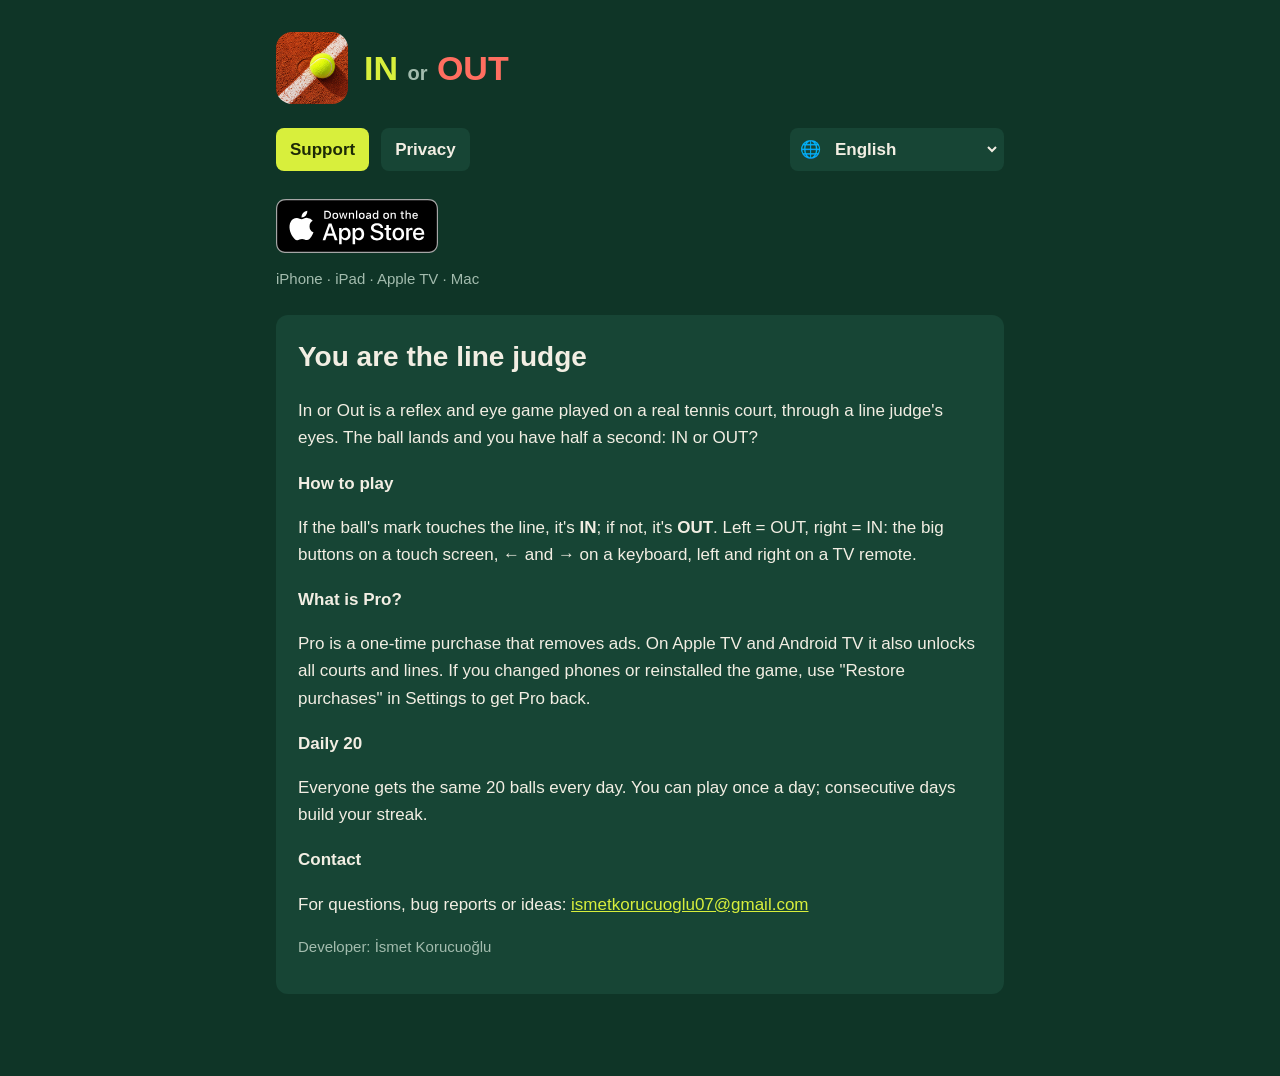
<file: index.html>
<!doctype html>
<html lang="en">
  <head>
    <meta charset="utf-8" />
    <meta name="viewport" content="width=device-width, initial-scale=1" />
    <title>In or Out · Support</title>
    <meta name="description" content="In or Out: tennis line judge game. Support and contact." />
    <link rel="icon" href="favicon.png" />
    <link rel="stylesheet" href="style.css" />
    <style>
      html[data-lang] [data-l] {
        display: none;
      }
      html[data-lang='tr'] [data-l='tr'] {
        display: block;
      }
      html[data-lang='en'] [data-l='en'] {
        display: block;
      }
      html[data-lang='es'] [data-l='es'] {
        display: block;
      }
      html[data-lang='pt'] [data-l='pt'] {
        display: block;
      }
      html[data-lang='de'] [data-l='de'] {
        display: block;
      }
      html[data-lang='fr'] [data-l='fr'] {
        display: block;
      }
      html[data-lang='ja'] [data-l='ja'] {
        display: block;
      }
      html[data-lang='id'] [data-l='id'] {
        display: block;
      }
      html[data-lang='ko'] [data-l='ko'] {
        display: block;
      }
      html[data-lang='ru'] [data-l='ru'] {
        display: block;
      }
      html[data-lang='zh'] [data-l='zh'] {
        display: block;
      }
    </style>
    <script>
      /* Dili sayfa çizilmeden seç (yanıp sönme olmasın). Bu dosya scripts/site/build_site.py ile üretilir. */
      (function () {
        var L = ['tr', 'en', 'es', 'pt', 'de', 'fr', 'ja', 'id', 'ko', 'ru', 'zh'];
        function norm(c) {
          c = String(c || '').toLowerCase();
          if (c.indexOf('in') === 0 && (c.length === 2 || c[2] === '-')) return 'id';
          c = c.slice(0, 2);
          return L.indexOf(c) >= 0 ? c : null;
        }
        var pick = null;
        try {
          pick = norm(new URLSearchParams(location.search).get('lang'));
        } catch (e) {}
        if (!pick)
          try {
            pick = norm(localStorage.getItem('inorout-site-lang'));
          } catch (e) {}
        if (!pick) {
          var nav = navigator.languages || [navigator.language];
          for (var i = 0; i < nav.length && !pick; i++) pick = norm(nav[i]);
        }
        document.documentElement.setAttribute('data-lang', pick || 'en');
      })();
    </script>
  </head>
  <body>
    <main>
      <header>
        <img src="icon.png" alt="" />
        <p class="logo">
          <span class="in">IN</span> <span class="or">or</span> <span class="out">OUT</span>
        </p>
      </header>
      <nav>
        <a href="index.html" id="nav-support" aria-current="page">Support</a>
        <a href="privacy.html" id="nav-privacy">Privacy</a>
        <label class="langpick"
          ><span class="vh" id="lang-label">Language</span>
          <span aria-hidden="true">🌐</span>
          <select id="lang" aria-labelledby="lang-label">
            <option value="tr">Türkçe</option>
            <option value="en">English</option>
            <option value="es">Español</option>
            <option value="pt">Português</option>
            <option value="de">Deutsch</option>
            <option value="fr">Français</option>
            <option value="ja">日本語</option>
            <option value="id">Bahasa Indonesia</option>
            <option value="ko">한국어</option>
            <option value="ru">Русский</option>
            <option value="zh">繁體中文</option>
          </select></label
        >
      </nav>

      <!-- Mağaza düğmeleri. Google Play herkese açılınca ikinci düğme eklenir:
     https://play.google.com/store/apps/details?id=com.ivoisaev.inorout -->
      <div class="stores">
        <a href="https://apps.apple.com/app/id6826820594">
          <img
            class="badge"
            id="badge"
            src="app-store-badge-en.svg"
            alt="Download on the App Store" />
        </a>
        <p class="dim">iPhone · iPad · Apple TV · Mac</p>
      </div>

      <section lang="tr" data-l="tr">
        <h1>Çizgi hakemi sensin</h1>
        <p>
          In or Out, gerçek bir tenis kortunda, çizgi hakeminin gözünden oynanan bir refleks ve göz
          oyunu. Top yere değer, sana yarım saniye kalır: IN mi, OUT mu?
        </p>
        <h3>Nasıl oynanır?</h3>
        <p>
          Topun yerdeki izi çizgiye değdiyse <b>IN</b>, değmediyse <b>OUT</b>. Sol = OUT, sağ = IN:
          dokunmatik ekranda büyük butonlar, klavyede ← ve →, TV kumandasında sol ve sağ tuşları.
        </p>
        <h3>Pro nedir?</h3>
        <p>
          Pro, reklamları kaldıran tek seferlik bir satın almadır. Apple TV ve Android TV'de ayrıca
          bütün kortları ve çizgileri açar. Telefonu değiştirdiysen ya da oyunu yeniden yüklediysen,
          Ayarlar'daki "Satın alımları geri yükle" ile Pro'yu geri alabilirsin.
        </p>
        <h3>Günlük 20 top</h3>
        <p>
          Her gün herkese aynı 20 top gelir. Günde bir kez oynanır; üst üste oynadığın günler serini
          oluşturur.
        </p>
        <h3>İletişim</h3>
        <p>
          Soru, hata bildirimi ya da önerin için:
          <a href="mailto:ismetkorucuoglu07@gmail.com">ismetkorucuoglu07@gmail.com</a>
        </p>
        <p class="dim">Geliştirici: İsmet Korucuoğlu</p>
      </section>

      <section lang="en" data-l="en">
        <h1>You are the line judge</h1>
        <p>
          In or Out is a reflex and eye game played on a real tennis court, through a line judge's
          eyes. The ball lands and you have half a second: IN or OUT?
        </p>
        <h3>How to play</h3>
        <p>
          If the ball's mark touches the line, it's <b>IN</b>; if not, it's <b>OUT</b>. Left = OUT,
          right = IN: the big buttons on a touch screen, ← and → on a keyboard, left and right on a
          TV remote.
        </p>
        <h3>What is Pro?</h3>
        <p>
          Pro is a one-time purchase that removes ads. On Apple TV and Android TV it also unlocks
          all courts and lines. If you changed phones or reinstalled the game, use "Restore
          purchases" in Settings to get Pro back.
        </p>
        <h3>Daily 20</h3>
        <p>
          Everyone gets the same 20 balls every day. You can play once a day; consecutive days build
          your streak.
        </p>
        <h3>Contact</h3>
        <p>
          For questions, bug reports or ideas:
          <a href="mailto:ismetkorucuoglu07@gmail.com">ismetkorucuoglu07@gmail.com</a>
        </p>
        <p class="dim">Developer: İsmet Korucuoğlu</p>
      </section>

      <section lang="es" data-l="es">
        <h1>Tú eres el juez de línea</h1>
        <p>
          In or Out es un juego de reflejos y vista en una pista de tenis real, desde los ojos de un
          juez de línea. La pelota bota y tienes medio segundo: ¿IN u OUT?
        </p>
        <h3>Cómo se juega</h3>
        <p>
          Si la marca de la pelota toca la línea, es <b>IN</b>; si no, es <b>OUT</b>. Izquierda =
          OUT, derecha = IN: los botones grandes en la pantalla táctil, ← y → en el teclado,
          izquierda y derecha en el mando de la TV.
        </p>
        <h3>¿Qué es Pro?</h3>
        <p>
          Pro es una compra única que quita los anuncios. En Apple TV y Android TV también
          desbloquea todas las pistas y líneas. Si cambiaste de teléfono o reinstalaste el juego,
          usa "Restaurar compras" en Ajustes para recuperar Pro.
        </p>
        <h3>Diario 20</h3>
        <p>
          Cada día, las mismas 20 pelotas para todos. Se juega una vez al día; los días seguidos
          forman tu racha.
        </p>
        <h3>Contacto</h3>
        <p>
          Para preguntas, errores o ideas:
          <a href="mailto:ismetkorucuoglu07@gmail.com">ismetkorucuoglu07@gmail.com</a>
        </p>
        <p class="dim">Desarrollador: İsmet Korucuoğlu</p>
      </section>

      <section lang="pt-BR" data-l="pt">
        <h1>Você é o juiz de linha</h1>
        <p>
          In or Out é um jogo de reflexo e olhar numa quadra de tênis de verdade, pelos olhos de um
          juiz de linha. A bola quica e você tem meio segundo: IN ou OUT?
        </p>
        <h3>Como jogar</h3>
        <p>
          Se a marca da bola toca a linha, é <b>IN</b>; se não, é <b>OUT</b>. Esquerda = OUT,
          direita = IN: os botões grandes na tela de toque, ← e → no teclado, esquerda e direita no
          controle da TV.
        </p>
        <h3>O que é o Pro?</h3>
        <p>
          Pro é uma compra única que remove os anúncios. No Apple TV e no Android TV ele também
          libera todas as quadras e linhas. Se você trocou de celular ou reinstalou o jogo, use
          "Restaurar compras" em Ajustes para recuperar o Pro.
        </p>
        <h3>Diário 20</h3>
        <p>
          Todo dia, as mesmas 20 bolas para todo mundo. Dá para jogar uma vez por dia; dias seguidos
          formam a sua sequência.
        </p>
        <h3>Contato</h3>
        <p>
          Para dúvidas, erros ou ideias:
          <a href="mailto:ismetkorucuoglu07@gmail.com">ismetkorucuoglu07@gmail.com</a>
        </p>
        <p class="dim">Desenvolvedor: İsmet Korucuoğlu</p>
      </section>

      <section lang="de" data-l="de">
        <h1>Du bist der Linienrichter</h1>
        <p>
          In or Out ist ein Reaktions- und Augenspiel auf einem echten Tennisplatz, aus der Sicht
          eines Linienrichters. Der Ball springt auf, und du hast eine halbe Sekunde: IN oder OUT?
        </p>
        <h3>So wird gespielt</h3>
        <p>
          Berührt der Abdruck des Balls die Linie, ist er <b>IN</b>; sonst <b>OUT</b>. Links = OUT,
          rechts = IN: die großen Tasten auf dem Touchscreen, ← und → auf der Tastatur, links und
          rechts auf der TV-Fernbedienung.
        </p>
        <h3>Was ist Pro?</h3>
        <p>
          Pro ist ein einmaliger Kauf, der die Werbung entfernt. Auf Apple TV und Android TV
          schaltet er außerdem alle Plätze und Linien frei. Wenn du das Handy gewechselt oder das
          Spiel neu installiert hast, hol dir Pro mit „Käufe wiederherstellen“ in den Einstellungen
          zurück.
        </p>
        <h3>Daily 20</h3>
        <p>
          Jeden Tag bekommen alle dieselben 20 Bälle. Du kannst einmal am Tag spielen; Tage
          hintereinander ergeben deine Serie.
        </p>
        <h3>Kontakt</h3>
        <p>
          Für Fragen, Fehlermeldungen oder Ideen:
          <a href="mailto:ismetkorucuoglu07@gmail.com">ismetkorucuoglu07@gmail.com</a>
        </p>
        <p class="dim">Entwickler: İsmet Korucuoğlu</p>
      </section>

      <section lang="fr" data-l="fr">
        <h1>Le juge de ligne, c’est toi</h1>
        <p>
          In or Out est un jeu de réflexes et de coup d’œil sur un vrai court de tennis, à travers
          les yeux d’un juge de ligne. La balle rebondit et tu as une demi-seconde : IN ou OUT ?
        </p>
        <h3>Comment jouer</h3>
        <p>
          Si la trace de la balle touche la ligne, c’est <b>IN</b> ; sinon, c’est <b>OUT</b>. Gauche
          = OUT, droite = IN : les grands boutons sur écran tactile, ← et → au clavier, gauche et
          droite sur la télécommande.
        </p>
        <h3>Qu’est-ce que Pro ?</h3>
        <p>
          Pro est un achat unique qui supprime les publicités. Sur Apple TV et Android TV, il
          débloque aussi tous les courts et toutes les lignes. Si tu as changé de téléphone ou
          réinstallé le jeu, utilise « Restaurer les achats » dans Réglages pour récupérer Pro.
        </p>
        <h3>Défi 20</h3>
        <p>
          Chaque jour, les mêmes 20 balles pour tout le monde. On joue une fois par jour ; les jours
          d’affilée forment ta série.
        </p>
        <h3>Contact</h3>
        <p>
          Pour une question, un bug ou une idée :
          <a href="mailto:ismetkorucuoglu07@gmail.com">ismetkorucuoglu07@gmail.com</a>
        </p>
        <p class="dim">Développeur : İsmet Korucuoğlu</p>
      </section>

      <section lang="ja" data-l="ja">
        <h1>あなたが線審です</h1>
        <p>
          In or Out
          は、本物のテニスコートで線審の目線から遊ぶ、反射神経と観察眼のゲームです。ボールが落ちたら、判定まで
          0.5 秒。IN か OUT か？
        </p>
        <h3>遊び方</h3>
        <p>
          ボールの跡がラインに触れていれば <b>IN</b>、触れていなければ <b>OUT</b>。左 = OUT、右 =
          IN。タッチ画面では大きなボタン、キーボードでは ← と
          →、テレビのリモコンでは左右のボタンです。
        </p>
        <h3>Pro とは？</h3>
        <p>
          Pro は広告を消す買い切りの購入です。Apple TV と Android TV
          では、すべてのコートとラインも解放されます。機種変更や再インストールをした場合は、設定の「購入を復元」で
          Pro を取り戻せます。
        </p>
        <h3>デイリー20</h3>
        <p>
          毎日、全員に同じ 20 球。1 日 1 回プレイできます。続けて遊んだ日数が連続記録になります。
        </p>
        <h3>お問い合わせ</h3>
        <p>
          ご質問、不具合の報告、ご意見はこちらへ：<a href="mailto:ismetkorucuoglu07@gmail.com"
            >ismetkorucuoglu07@gmail.com</a
          >
        </p>
        <p class="dim">開発者：İsmet Korucuoğlu</p>
      </section>

      <section lang="id" data-l="id">
        <h1>Kamu hakim garisnya</h1>
        <p>
          In or Out adalah game refleks dan ketajaman mata di lapangan tenis sungguhan, dari sudut
          pandang hakim garis. Bola memantul dan kamu punya setengah detik: IN atau OUT?
        </p>
        <h3>Cara bermain</h3>
        <p>
          Jika jejak bola menyentuh garis, itu <b>IN</b>; jika tidak, itu <b>OUT</b>. Kiri = OUT,
          kanan = IN: tombol besar di layar sentuh, ← dan → di keyboard, kiri dan kanan di remote
          TV.
        </p>
        <h3>Apa itu Pro?</h3>
        <p>
          Pro adalah pembelian sekali bayar yang menghapus iklan. Di Apple TV dan Android TV, Pro
          juga membuka semua lapangan dan garis. Jika kamu ganti ponsel atau memasang ulang game,
          gunakan "Pulihkan pembelian" di Pengaturan untuk mendapatkan Pro kembali.
        </p>
        <h3>Harian 20</h3>
        <p>
          Setiap hari, 20 bola yang sama untuk semua orang. Bisa dimainkan sekali sehari; hari-hari
          berturut-turut membentuk runtunmu.
        </p>
        <h3>Kontak</h3>
        <p>
          Untuk pertanyaan, laporan bug, atau ide:
          <a href="mailto:ismetkorucuoglu07@gmail.com">ismetkorucuoglu07@gmail.com</a>
        </p>
        <p class="dim">Pengembang: İsmet Korucuoğlu</p>
      </section>

      <section lang="ko" data-l="ko">
        <h1>당신이 선심입니다</h1>
        <p>
          In or Out은 실제 테니스 코트에서 선심의 눈으로 즐기는 반사신경과 관찰력 게임입니다. 공이
          떨어지면 판정까지 단 0.5초: IN일까요, OUT일까요?
        </p>
        <h3>플레이 방법</h3>
        <p>
          공 자국이 라인에 닿으면 <b>IN</b>, 닿지 않으면 <b>OUT</b>. 왼쪽 = OUT, 오른쪽 = IN:
          터치스크린에서는 큰 버튼, 키보드에서는 ←와 →, TV 리모컨에서는 왼쪽과 오른쪽 버튼입니다.
        </p>
        <h3>Pro란?</h3>
        <p>
          Pro는 광고를 없애는 1회 구매입니다. Apple TV와 Android TV에서는 모든 코트와 라인도
          열립니다. 휴대폰을 바꿨거나 게임을 다시 설치했다면 설정의 "구매 복원"으로 Pro를 되찾을 수
          있습니다.
        </p>
        <h3>데일리 20</h3>
        <p>
          매일 모두에게 같은 20개의 공. 하루에 한 번 플레이할 수 있고, 연속으로 플레이한 날이 연속
          기록이 됩니다.
        </p>
        <h3>문의</h3>
        <p>
          질문, 버그 신고, 아이디어는 여기로:
          <a href="mailto:ismetkorucuoglu07@gmail.com">ismetkorucuoglu07@gmail.com</a>
        </p>
        <p class="dim">개발자: İsmet Korucuoğlu</p>
      </section>

      <section lang="ru" data-l="ru">
        <h1>Ты линейный судья</h1>
        <p>
          In or Out — игра на реакцию и глазомер на настоящем теннисном корте, глазами линейного
          судьи. Мяч касается корта, у тебя полсекунды: IN или OUT?
        </p>
        <h3>Как играть</h3>
        <p>
          Если след мяча касается линии, это <b>IN</b>; если нет — <b>OUT</b>. Влево = OUT, вправо =
          IN: большие кнопки на сенсорном экране, ← и → на клавиатуре, влево и вправо на пульте
          телевизора.
        </p>
        <h3>Что такое Pro?</h3>
        <p>
          Pro — разовая покупка, которая убирает рекламу. На Apple TV и Android TV она также
          открывает все корты и линии. Если ты сменил телефон или переустановил игру, верни Pro
          кнопкой «Восстановить покупки» в Настройках.
        </p>
        <h3>Дейли 20</h3>
        <p>
          Каждый день одни и те же 20 мячей для всех. Играть можно раз в день; дни подряд
          складываются в серию.
        </p>
        <h3>Контакты</h3>
        <p>
          Вопросы, ошибки, идеи:
          <a href="mailto:ismetkorucuoglu07@gmail.com">ismetkorucuoglu07@gmail.com</a>
        </p>
        <p class="dim">Разработчик: İsmet Korucuoğlu</p>
      </section>

      <section lang="zh-Hant" data-l="zh">
        <h1>你就是司線員</h1>
        <p>
          In or Out 是一款在真實網球場上、以司線員視角進行的反應與眼力遊戲。球一落地，你只有半秒：IN
          還是 OUT？
        </p>
        <h3>玩法</h3>
        <p>
          球印碰到線就是 <b>IN</b>，沒碰到就是 <b>OUT</b>。左 = OUT，右 =
          IN：觸控螢幕上的大按鈕、鍵盤上的 ← 和 →、電視遙控器上的左右鍵。
        </p>
        <h3>什麼是 Pro？</h3>
        <p>
          Pro 是移除廣告的一次性購買。在 Apple TV 和 Android TV
          上，還會解鎖所有球場和線。換手機或重新安裝遊戲後，可在「設定」中點選「恢復購買」取回 Pro。
        </p>
        <h3>每日 20 球</h3>
        <p>每天所有人都是同樣的 20 球。每天可玩一次；連續遊玩的天數就是你的連續紀錄。</p>
        <h3>聯絡我們</h3>
        <p>
          問題、錯誤回報或建議：<a href="mailto:ismetkorucuoglu07@gmail.com"
            >ismetkorucuoglu07@gmail.com</a
          >
        </p>
        <p class="dim">開發者：İsmet Korucuoğlu</p>
      </section>
    </main>
    <script>
      (function () {
        var S = {
          tr: {
            support: 'Destek',
            privacy: 'Gizlilik',
            lang: 'Dil',
            badge: 'tr',
            alt: "App Store'dan İndirin",
            title: 'In or Out · Destek',
            html: 'tr',
          },
          en: {
            support: 'Support',
            privacy: 'Privacy',
            lang: 'Language',
            badge: 'en',
            alt: 'Download on the App Store',
            title: 'In or Out · Support',
            html: 'en',
          },
          es: {
            support: 'Soporte',
            privacy: 'Privacidad',
            lang: 'Idioma',
            badge: 'en',
            alt: 'Download on the App Store',
            title: 'In or Out · Soporte',
            html: 'es',
          },
          pt: {
            support: 'Suporte',
            privacy: 'Privacidade',
            lang: 'Idioma',
            badge: 'en',
            alt: 'Download on the App Store',
            title: 'In or Out · Suporte',
            html: 'pt-BR',
          },
          de: {
            support: 'Support',
            privacy: 'Datenschutz',
            lang: 'Sprache',
            badge: 'en',
            alt: 'Download on the App Store',
            title: 'In or Out · Support',
            html: 'de',
          },
          fr: {
            support: 'Assistance',
            privacy: 'Confidentialité',
            lang: 'Langue',
            badge: 'en',
            alt: 'Download on the App Store',
            title: 'In or Out · Assistance',
            html: 'fr',
          },
          ja: {
            support: 'サポート',
            privacy: 'プライバシー',
            lang: '言語',
            badge: 'en',
            alt: 'Download on the App Store',
            title: 'In or Out · サポート',
            html: 'ja',
          },
          id: {
            support: 'Dukungan',
            privacy: 'Privasi',
            lang: 'Bahasa',
            badge: 'en',
            alt: 'Download on the App Store',
            title: 'In or Out · Dukungan',
            html: 'id',
          },
          ko: {
            support: '지원',
            privacy: '개인정보',
            lang: '언어',
            badge: 'en',
            alt: 'Download on the App Store',
            title: 'In or Out · 지원',
            html: 'ko',
          },
          ru: {
            support: 'Поддержка',
            privacy: 'Конфиденциальность',
            lang: 'Язык',
            badge: 'en',
            alt: 'Download on the App Store',
            title: 'In or Out · Поддержка',
            html: 'ru',
          },
          zh: {
            support: '支援',
            privacy: '隱私權',
            lang: '語言',
            badge: 'en',
            alt: 'Download on the App Store',
            title: 'In or Out · 支援',
            html: 'zh-Hant',
          },
        };
        var root = document.documentElement;
        var sel = document.getElementById('lang');
        function apply(l) {
          var s = S[l] || S.en;
          root.setAttribute('data-lang', l);
          root.lang = s.html;
          document.title = s.title;
          sel.value = l;
          document.getElementById('nav-support').textContent = s.support;
          document.getElementById('nav-privacy').textContent = s.privacy;
          document.getElementById('nav-support').href = 'index.html?lang=' + l;
          document.getElementById('nav-privacy').href = 'privacy.html?lang=' + l;
          document.getElementById('lang-label').textContent = s.lang;
          var b = document.getElementById('badge');
          b.src = 'app-store-badge-' + s.badge + '.svg';
          b.alt = s.alt;
        }
        apply(root.getAttribute('data-lang') || 'en');
        sel.addEventListener('change', function () {
          try {
            localStorage.setItem('inorout-site-lang', sel.value);
          } catch (e) {}
          try {
            var u = new URL(location.href);
            u.searchParams.set('lang', sel.value);
            history.replaceState(null, '', u);
          } catch (e) {}
          apply(sel.value);
        });
      })();
    </script>
  </body>
</html>
</file>
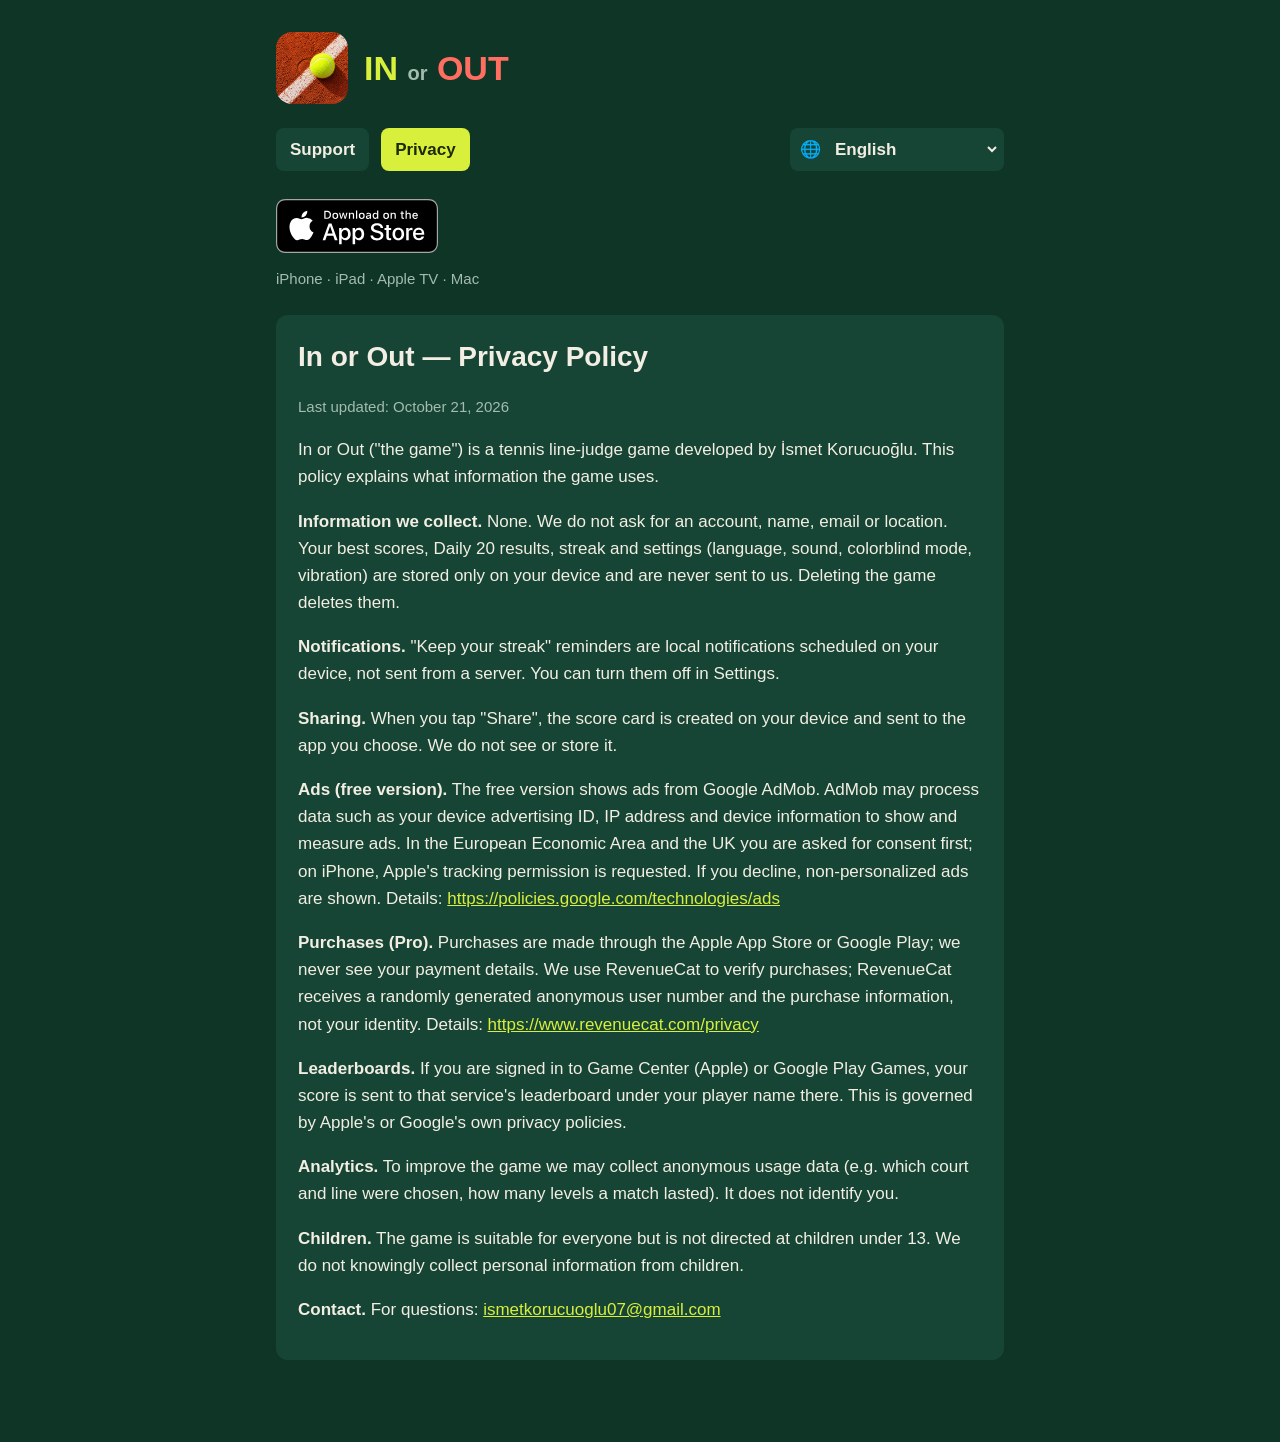
<file: privacy.html>
<!doctype html>
<html lang="en">
  <head>
    <meta charset="utf-8" />
    <meta name="viewport" content="width=device-width, initial-scale=1" />
    <title>In or Out · Privacy</title>
    <meta name="description" content="In or Out privacy policy." />
    <link rel="icon" href="favicon.png" />
    <link rel="stylesheet" href="style.css" />
    <style>
      html[data-lang] [data-l] {
        display: none;
      }
      html[data-lang='tr'] [data-l='tr'] {
        display: block;
      }
      html[data-lang='en'] [data-l='en'] {
        display: block;
      }
      html[data-lang='es'] [data-l='es'] {
        display: block;
      }
      html[data-lang='pt'] [data-l='pt'] {
        display: block;
      }
      html[data-lang='de'] [data-l='de'] {
        display: block;
      }
      html[data-lang='fr'] [data-l='fr'] {
        display: block;
      }
      html[data-lang='ja'] [data-l='ja'] {
        display: block;
      }
      html[data-lang='id'] [data-l='id'] {
        display: block;
      }
      html[data-lang='ko'] [data-l='ko'] {
        display: block;
      }
      html[data-lang='ru'] [data-l='ru'] {
        display: block;
      }
      html[data-lang='zh'] [data-l='zh'] {
        display: block;
      }
    </style>
    <script>
      /* Dili sayfa çizilmeden seç (yanıp sönme olmasın). Bu dosya scripts/site/build_site.py ile üretilir. */
      (function () {
        var L = ['tr', 'en', 'es', 'pt', 'de', 'fr', 'ja', 'id', 'ko', 'ru', 'zh'];
        function norm(c) {
          c = String(c || '').toLowerCase();
          if (c.indexOf('in') === 0 && (c.length === 2 || c[2] === '-')) return 'id';
          c = c.slice(0, 2);
          return L.indexOf(c) >= 0 ? c : null;
        }
        var pick = null;
        try {
          pick = norm(new URLSearchParams(location.search).get('lang'));
        } catch (e) {}
        if (!pick)
          try {
            pick = norm(localStorage.getItem('inorout-site-lang'));
          } catch (e) {}
        if (!pick) {
          var nav = navigator.languages || [navigator.language];
          for (var i = 0; i < nav.length && !pick; i++) pick = norm(nav[i]);
        }
        document.documentElement.setAttribute('data-lang', pick || 'en');
      })();
    </script>
  </head>
  <body>
    <main>
      <header>
        <img src="icon.png" alt="" />
        <p class="logo">
          <span class="in">IN</span> <span class="or">or</span> <span class="out">OUT</span>
        </p>
      </header>
      <nav>
        <a href="index.html" id="nav-support">Support</a>
        <a href="privacy.html" id="nav-privacy" aria-current="page">Privacy</a>
        <label class="langpick"
          ><span class="vh" id="lang-label">Language</span>
          <span aria-hidden="true">🌐</span>
          <select id="lang" aria-labelledby="lang-label">
            <option value="tr">Türkçe</option>
            <option value="en">English</option>
            <option value="es">Español</option>
            <option value="pt">Português</option>
            <option value="de">Deutsch</option>
            <option value="fr">Français</option>
            <option value="ja">日本語</option>
            <option value="id">Bahasa Indonesia</option>
            <option value="ko">한국어</option>
            <option value="ru">Русский</option>
            <option value="zh">繁體中文</option>
          </select></label
        >
      </nav>

      <!-- Mağaza düğmeleri. Google Play herkese açılınca ikinci düğme eklenir:
     https://play.google.com/store/apps/details?id=com.ivoisaev.inorout -->
      <div class="stores">
        <a href="https://apps.apple.com/app/id6826820594">
          <img
            class="badge"
            id="badge"
            src="app-store-badge-en.svg"
            alt="Download on the App Store" />
        </a>
        <p class="dim">iPhone · iPad · Apple TV · Mac</p>
      </div>

      <section lang="tr" data-l="tr">
        <h1>In or Out — Gizlilik Politikası</h1>
        <p class="dim">Son güncelleme: 21 Ekim 2026</p>
        <p>
          In or Out ("oyun"), İsmet Korucuoğlu tarafından geliştirilen bir tenis çizgi hakemi
          oyunudur. Bu metin oyunun hangi bilgileri kullandığını anlatır.
        </p>
        <p>
          <b>Bizim topladığımız bilgiler.</b> Hiçbiri. Hesap, ad, e-posta ya da konum istemiyoruz.
          En iyi skorlarınız, Günlük 20 top sonuçlarınız, seriniz ve ayarlarınız (dil, ses, renk
          körlüğü modu, titreşim) yalnızca cihazınızda saklanır ve bize gönderilmez. Oyunu silince
          bu bilgiler de silinir.
        </p>
        <p>
          <b>Bildirimler.</b> "Serini koru" hatırlatmaları cihazınızda kurulan yerel bildirimlerdir;
          bir sunucudan gönderilmez. Ayarlardan kapatabilirsiniz.
        </p>
        <p>
          <b>Paylaşım.</b> "Paylaş" dediğinizde skor kartı cihazınızda oluşturulur ve sizin
          seçtiğiniz uygulamaya gönderilir. Biz bu kartı görmeyiz ve saklamayız.
        </p>
        <p>
          <b>Reklamlar (ücretsiz sürüm).</b> Ücretsiz sürümde Google AdMob reklamları gösterilir.
          AdMob, reklam göstermek ve ölçmek için cihaz reklam kimliği, IP adresi ve cihaz bilgisi
          gibi verileri işleyebilir. Avrupa Ekonomik Alanı ve Birleşik Krallık'ta önce izniniz
          sorulur; iPhone'da Apple'ın izlenme izni sorulur. İzin vermezseniz kişiselleştirilmemiş
          reklam gösterilir. Ayrıntılar:
          <a href="https://policies.google.com/technologies/ads"
            >https://policies.google.com/technologies/ads</a
          >
        </p>
        <p>
          <b>Satın alma (Pro).</b> Satın alma işlemleri Apple App Store ya da Google Play üzerinden
          yapılır; ödeme bilgilerinizi biz görmeyiz. Satın alımı doğrulamak için RevenueCat
          hizmetini kullanırız; RevenueCat'e kimliğiniz değil, rastgele oluşturulmuş anonim bir
          kullanıcı numarası ve satın alma bilgisi gider. Ayrıntılar:
          <a href="https://www.revenuecat.com/privacy">https://www.revenuecat.com/privacy</a>
        </p>
        <p>
          <b>Skor tabloları.</b> Game Center (Apple) ya da Google Play Games'e giriş yaptıysanız
          skorunuz, platformdaki oyuncu adınızla o hizmetin tablosuna gönderilir. Bu bilgiler Apple
          ya da Google'ın kendi gizlilik kurallarına tabidir.
        </p>
        <p>
          <b>Analitik.</b> Oyunu geliştirmek için anonim kullanım bilgisi toplayabiliriz (ör. hangi
          kortun ve çizginin seçildiği, maçın kaç seviye sürdüğü). Bu bilgiler sizi tanımlamaz.
        </p>
        <p>
          <b>Çocuklar.</b> Oyun herkese uygundur ama 13 yaşından küçük çocuklara yönelik değildir.
          Bilerek çocuklardan kişisel bilgi toplamayız.
        </p>
        <p>
          <b>İletişim.</b> Sorularınız için:
          <a href="mailto:ismetkorucuoglu07@gmail.com">ismetkorucuoglu07@gmail.com</a>
        </p>
      </section>

      <section lang="en" data-l="en">
        <h1>In or Out — Privacy Policy</h1>
        <p class="dim">Last updated: October 21, 2026</p>
        <p>
          In or Out ("the game") is a tennis line-judge game developed by İsmet Korucuoğlu. This
          policy explains what information the game uses.
        </p>
        <p>
          <b>Information we collect.</b> None. We do not ask for an account, name, email or
          location. Your best scores, Daily 20 results, streak and settings (language, sound,
          colorblind mode, vibration) are stored only on your device and are never sent to us.
          Deleting the game deletes them.
        </p>
        <p>
          <b>Notifications.</b> "Keep your streak" reminders are local notifications scheduled on
          your device, not sent from a server. You can turn them off in Settings.
        </p>
        <p>
          <b>Sharing.</b> When you tap "Share", the score card is created on your device and sent to
          the app you choose. We do not see or store it.
        </p>
        <p>
          <b>Ads (free version).</b> The free version shows ads from Google AdMob. AdMob may process
          data such as your device advertising ID, IP address and device information to show and
          measure ads. In the European Economic Area and the UK you are asked for consent first; on
          iPhone, Apple's tracking permission is requested. If you decline, non-personalized ads are
          shown. Details:
          <a href="https://policies.google.com/technologies/ads"
            >https://policies.google.com/technologies/ads</a
          >
        </p>
        <p>
          <b>Purchases (Pro).</b> Purchases are made through the Apple App Store or Google Play; we
          never see your payment details. We use RevenueCat to verify purchases; RevenueCat receives
          a randomly generated anonymous user number and the purchase information, not your
          identity. Details:
          <a href="https://www.revenuecat.com/privacy">https://www.revenuecat.com/privacy</a>
        </p>
        <p>
          <b>Leaderboards.</b> If you are signed in to Game Center (Apple) or Google Play Games,
          your score is sent to that service's leaderboard under your player name there. This is
          governed by Apple's or Google's own privacy policies.
        </p>
        <p>
          <b>Analytics.</b> To improve the game we may collect anonymous usage data (e.g. which
          court and line were chosen, how many levels a match lasted). It does not identify you.
        </p>
        <p>
          <b>Children.</b> The game is suitable for everyone but is not directed at children under
          13. We do not knowingly collect personal information from children.
        </p>
        <p>
          <b>Contact.</b> For questions:
          <a href="mailto:ismetkorucuoglu07@gmail.com">ismetkorucuoglu07@gmail.com</a>
        </p>
      </section>

      <section lang="es" data-l="es">
        <h1>In or Out — Política de privacidad</h1>
        <p class="dim">Última actualización: 21 de octubre de 2026</p>
        <p class="note">
          Esta traducción es solo informativa; en caso de diferencia, prevalece la versión en
          inglés.
        </p>
        <p>
          In or Out ("el juego") es un juego de juez de línea de tenis desarrollado por İsmet
          Korucuoğlu. Esta política explica qué información usa el juego.
        </p>
        <p>
          <b>Información que recopilamos.</b> Ninguna. No pedimos cuenta, nombre, correo ni
          ubicación. Tus mejores puntuaciones, resultados del Diario 20, racha y ajustes (idioma,
          sonido, modo daltónico, vibración) se guardan solo en tu dispositivo y nunca se nos
          envían. Al borrar el juego se borran.
        </p>
        <p>
          <b>Notificaciones.</b> Los recordatorios de "mantén tu racha" son notificaciones locales
          programadas en tu dispositivo, no enviadas desde un servidor. Puedes desactivarlas en
          Ajustes.
        </p>
        <p>
          <b>Compartir.</b> Al tocar "Compartir", la tarjeta de puntuación se crea en tu dispositivo
          y se envía a la app que elijas. No la vemos ni la guardamos.
        </p>
        <p>
          <b>Anuncios (versión gratuita).</b> La versión gratuita muestra anuncios de Google AdMob.
          AdMob puede tratar datos como el identificador de publicidad del dispositivo, la dirección
          IP e información del dispositivo para mostrar y medir anuncios. En el Espacio Económico
          Europeo y el Reino Unido se te pide consentimiento primero; en iPhone se solicita el
          permiso de rastreo de Apple. Si lo rechazas, se muestran anuncios no personalizados.
          Detalles:
          <a href="https://policies.google.com/technologies/ads"
            >https://policies.google.com/technologies/ads</a
          >
        </p>
        <p>
          <b>Compras (Pro).</b> Las compras se hacen a través de Apple App Store o Google Play;
          nunca vemos tus datos de pago. Usamos RevenueCat para verificar las compras; RevenueCat
          recibe un número de usuario anónimo generado al azar y la información de la compra, no tu
          identidad. Detalles:
          <a href="https://www.revenuecat.com/privacy">https://www.revenuecat.com/privacy</a>
        </p>
        <p>
          <b>Clasificaciones.</b> Si iniciaste sesión en Game Center (Apple) o Google Play Games, tu
          puntuación se envía a la clasificación de ese servicio con tu nombre de jugador allí. Esto
          se rige por las políticas de privacidad de Apple o Google.
        </p>
        <p>
          <b>Analítica.</b> Para mejorar el juego podemos recopilar datos de uso anónimos (p. ej.,
          qué pista y línea se eligieron, cuántos niveles duró un partido). No te identifican.
        </p>
        <p>
          <b>Menores.</b> El juego es apto para todos, pero no está dirigido a menores de 13 años.
          No recopilamos a sabiendas información personal de menores.
        </p>
        <p>
          <b>Contacto.</b> Para preguntas:
          <a href="mailto:ismetkorucuoglu07@gmail.com">ismetkorucuoglu07@gmail.com</a>
        </p>
      </section>

      <section lang="pt-BR" data-l="pt">
        <h1>In or Out — Política de Privacidade</h1>
        <p class="dim">Última atualização: 21 de outubro de 2026</p>
        <p class="note">
          Esta tradução é apenas informativa; em caso de divergência, prevalece a versão em inglês.
        </p>
        <p>
          In or Out ("o jogo") é um jogo de juiz de linha de tênis desenvolvido por İsmet
          Korucuoğlu. Esta política explica quais informações o jogo usa.
        </p>
        <p>
          <b>Informações que coletamos.</b> Nenhuma. Não pedimos conta, nome, e-mail nem
          localização. Suas melhores pontuações, resultados do Diário 20, sequência e ajustes
          (idioma, som, modo daltônico, vibração) ficam só no seu aparelho e nunca são enviados para
          nós. Ao apagar o jogo, eles são apagados.
        </p>
        <p>
          <b>Notificações.</b> Os lembretes de "mantenha sua sequência" são notificações locais
          agendadas no seu aparelho, não enviadas por um servidor. Você pode desativá-las em
          Ajustes.
        </p>
        <p>
          <b>Compartilhamento.</b> Ao tocar em "Compartilhar", o card de pontuação é criado no seu
          aparelho e enviado ao app que você escolher. Não vemos nem guardamos esse card.
        </p>
        <p>
          <b>Anúncios (versão gratuita).</b> A versão gratuita mostra anúncios do Google AdMob. O
          AdMob pode tratar dados como o ID de publicidade do aparelho, o endereço IP e informações
          do aparelho para exibir e medir anúncios. No Espaço Econômico Europeu e no Reino Unido,
          seu consentimento é pedido primeiro; no iPhone, é pedida a permissão de rastreamento da
          Apple. Se você recusar, são exibidos anúncios não personalizados. Detalhes:
          <a href="https://policies.google.com/technologies/ads"
            >https://policies.google.com/technologies/ads</a
          >
        </p>
        <p>
          <b>Compras (Pro).</b> As compras são feitas pela Apple App Store ou pelo Google Play;
          nunca vemos seus dados de pagamento. Usamos o RevenueCat para verificar compras; o
          RevenueCat recebe um número de usuário anônimo gerado aleatoriamente e as informações da
          compra, não a sua identidade. Detalhes:
          <a href="https://www.revenuecat.com/privacy">https://www.revenuecat.com/privacy</a>
        </p>
        <p>
          <b>Rankings.</b> Se você estiver conectado ao Game Center (Apple) ou ao Google Play Games,
          sua pontuação é enviada ao ranking desse serviço com o seu nome de jogador lá. Isso segue
          as políticas de privacidade da Apple ou do Google.
        </p>
        <p>
          <b>Análise.</b> Para melhorar o jogo, podemos coletar dados de uso anônimos (por exemplo,
          qual quadra e linha foram escolhidas, quantos níveis durou uma partida). Eles não
          identificam você.
        </p>
        <p>
          <b>Crianças.</b> O jogo é adequado para todos, mas não é direcionado a menores de 13 anos.
          Não coletamos intencionalmente informações pessoais de crianças.
        </p>
        <p>
          <b>Contato.</b> Para dúvidas:
          <a href="mailto:ismetkorucuoglu07@gmail.com">ismetkorucuoglu07@gmail.com</a>
        </p>
      </section>

      <section lang="de" data-l="de">
        <h1>In or Out — Datenschutzerklärung</h1>
        <p class="dim">Zuletzt aktualisiert: 21. Oktober 2026</p>
        <p class="note">
          Diese Übersetzung dient nur zur Information; im Zweifel gilt die englische Fassung.
        </p>
        <p>
          In or Out („das Spiel“) ist ein Tennis-Linienrichter-Spiel, entwickelt von İsmet
          Korucuoğlu. Diese Erklärung beschreibt, welche Informationen das Spiel verwendet.
        </p>
        <p>
          <b>Welche Daten wir erheben.</b> Keine. Wir fragen nicht nach Konto, Name, E-Mail oder
          Standort. Deine Bestwerte, Daily-20-Ergebnisse, Serie und Einstellungen (Sprache, Ton,
          Farbenblind-Modus, Vibration) werden nur auf deinem Gerät gespeichert und nie an uns
          gesendet. Wenn du das Spiel löschst, werden sie gelöscht.
        </p>
        <p>
          <b>Benachrichtigungen.</b> Die Erinnerungen „Halte deine Serie“ sind lokale
          Benachrichtigungen auf deinem Gerät und werden nicht von einem Server gesendet. Du kannst
          sie in den Einstellungen ausschalten.
        </p>
        <p>
          <b>Teilen.</b> Wenn du auf „Teilen“ tippst, wird die Ergebniskarte auf deinem Gerät
          erstellt und an die App gesendet, die du wählst. Wir sehen und speichern sie nicht.
        </p>
        <p>
          <b>Werbung (kostenlose Version).</b> Die kostenlose Version zeigt Werbung von Google
          AdMob. AdMob kann Daten wie die Werbe-ID des Geräts, die IP-Adresse und
          Geräteinformationen verarbeiten, um Werbung anzuzeigen und zu messen. Im Europäischen
          Wirtschaftsraum und im Vereinigten Königreich wirst du zuerst um Einwilligung gebeten; auf
          dem iPhone wird Apples Tracking-Erlaubnis abgefragt. Lehnst du ab, wird nicht
          personalisierte Werbung gezeigt. Details:
          <a href="https://policies.google.com/technologies/ads"
            >https://policies.google.com/technologies/ads</a
          >
        </p>
        <p>
          <b>Käufe (Pro).</b> Käufe laufen über den Apple App Store oder Google Play; deine
          Zahlungsdaten sehen wir nie. Zur Prüfung der Käufe nutzen wir RevenueCat; RevenueCat
          erhält eine zufällig erzeugte anonyme Nutzernummer und die Kaufinformation, nicht deine
          Identität. Details:
          <a href="https://www.revenuecat.com/privacy">https://www.revenuecat.com/privacy</a>
        </p>
        <p>
          <b>Bestenlisten.</b> Wenn du bei Game Center (Apple) oder Google Play Games angemeldet
          bist, wird dein Ergebnis mit deinem dortigen Spielernamen an die Bestenliste dieses
          Dienstes gesendet. Dafür gelten die Datenschutzbestimmungen von Apple bzw. Google.
        </p>
        <p>
          <b>Analyse.</b> Um das Spiel zu verbessern, können wir anonyme Nutzungsdaten erheben (z.
          B. welcher Platz und welche Linie gewählt wurden, wie viele Level ein Match dauerte). Sie
          identifizieren dich nicht.
        </p>
        <p>
          <b>Kinder.</b> Das Spiel ist für alle geeignet, richtet sich aber nicht an Kinder unter 13
          Jahren. Wir erheben nicht wissentlich personenbezogene Daten von Kindern.
        </p>
        <p>
          <b>Kontakt.</b> Bei Fragen:
          <a href="mailto:ismetkorucuoglu07@gmail.com">ismetkorucuoglu07@gmail.com</a>
        </p>
      </section>

      <section lang="fr" data-l="fr">
        <h1>In or Out — Politique de confidentialité</h1>
        <p class="dim">Dernière mise à jour : 21 octobre 2026</p>
        <p class="note">
          Cette traduction est fournie à titre indicatif ; en cas de différence, la version anglaise
          prévaut.
        </p>
        <p>
          In or Out (« le jeu ») est un jeu de juge de ligne de tennis développé par İsmet
          Korucuoğlu. Cette politique explique quelles informations le jeu utilise.
        </p>
        <p>
          <b>Données que nous collectons.</b> Aucune. Nous ne demandons ni compte, ni nom, ni
          e-mail, ni position. Tes meilleurs scores, résultats du Défi 20, ta série et tes réglages
          (langue, son, mode daltonien, vibration) sont stockés uniquement sur ton appareil et ne
          nous sont jamais envoyés. Supprimer le jeu les supprime.
        </p>
        <p>
          <b>Notifications.</b> Les rappels « Garde ta série » sont des notifications locales
          programmées sur ton appareil, pas envoyées par un serveur. Tu peux les désactiver dans
          Réglages.
        </p>
        <p>
          <b>Partage.</b> Quand tu touches « Partager », la carte de score est créée sur ton
          appareil et envoyée à l’app que tu choisis. Nous ne la voyons pas et ne la conservons pas.
        </p>
        <p>
          <b>Publicités (version gratuite).</b> La version gratuite affiche des publicités Google
          AdMob. AdMob peut traiter des données comme l’identifiant publicitaire de l’appareil,
          l’adresse IP et des informations sur l’appareil pour afficher et mesurer les publicités.
          Dans l’Espace économique européen et au Royaume-Uni, ton consentement est demandé d’abord
          ; sur iPhone, l’autorisation de suivi d’Apple est demandée. Si tu refuses, des publicités
          non personnalisées sont affichées. Détails :
          <a href="https://policies.google.com/technologies/ads"
            >https://policies.google.com/technologies/ads</a
          >
        </p>
        <p>
          <b>Achats (Pro).</b> Les achats passent par l’Apple App Store ou Google Play ; nous ne
          voyons jamais tes données de paiement. Nous utilisons RevenueCat pour vérifier les achats
          ; RevenueCat reçoit un numéro d’utilisateur anonyme généré au hasard et les informations
          d’achat, pas ton identité. Détails :
          <a href="https://www.revenuecat.com/privacy">https://www.revenuecat.com/privacy</a>
        </p>
        <p>
          <b>Classements.</b> Si tu es connecté à Game Center (Apple) ou Google Play Games, ton
          score est envoyé au classement de ce service sous ton nom de joueur. Cela relève des
          politiques de confidentialité d’Apple ou de Google.
        </p>
        <p>
          <b>Statistiques.</b> Pour améliorer le jeu, nous pouvons collecter des données
          d’utilisation anonymes (par ex. quel court et quelle ligne ont été choisis, combien de
          niveaux a duré un match). Elles ne t’identifient pas.
        </p>
        <p>
          <b>Enfants.</b> Le jeu convient à tous mais ne s’adresse pas aux enfants de moins de 13
          ans. Nous ne collectons pas sciemment d’informations personnelles sur des enfants.
        </p>
        <p>
          <b>Contact.</b> Pour toute question :
          <a href="mailto:ismetkorucuoglu07@gmail.com">ismetkorucuoglu07@gmail.com</a>
        </p>
      </section>

      <section lang="ja" data-l="ja">
        <h1>In or Out — プライバシーポリシー</h1>
        <p class="dim">最終更新日：2026年10月21日</p>
        <p class="note">この翻訳は参考用です。内容に違いがある場合は英語版が優先されます。</p>
        <p>
          In or Out（以下「本ゲーム」）は、İsmet Korucuoğlu
          が開発したテニスの線審ゲームです。このポリシーでは、本ゲームが使用する情報について説明します。
        </p>
        <p>
          <b>収集する情報。</b
          >ありません。アカウント、名前、メールアドレス、位置情報は求めません。ベストスコア、デイリー20の結果、連続記録、設定（言語、サウンド、色覚サポートモード、振動）は端末内にのみ保存され、当方に送信されることはありません。ゲームを削除するとこれらも削除されます。
        </p>
        <p>
          <b>通知。</b
          >「連続記録を守ろう」のリマインダーは端末内で設定されるローカル通知で、サーバーから送信されるものではありません。設定でオフにできます。
        </p>
        <p>
          <b>シェア。</b
          >「シェア」をタップすると、スコアカードは端末内で作成され、あなたが選んだアプリに送られます。当方がそれを見たり保存したりすることはありません。
        </p>
        <p>
          <b>広告（無料版）。</b>無料版では Google AdMob の広告が表示されます。AdMob
          は、広告の表示と効果測定のために、端末の広告 ID、IP
          アドレス、端末情報などのデータを処理する場合があります。欧州経済領域と英国では最初に同意を求めます。iPhone
          では Apple
          のトラッキング許可を求めます。拒否した場合は、パーソナライズされていない広告が表示されます。詳細：<a
            href="https://policies.google.com/technologies/ads"
            >https://policies.google.com/technologies/ads</a
          >
        </p>
        <p>
          <b>購入（Pro）。</b>購入は Apple App Store または Google Play
          を通じて行われ、当方が支払い情報を見ることはありません。購入の確認には RevenueCat
          を使用します。RevenueCat
          に送られるのは、ランダムに作成された匿名のユーザー番号と購入情報であり、あなたの身元ではありません。詳細：<a
            href="https://www.revenuecat.com/privacy"
            >https://www.revenuecat.com/privacy</a
          >
        </p>
        <p>
          <b>ランキング。</b>Game Center（Apple）または Google Play Games
          にサインインしている場合、スコアはそのサービスでのプレイヤー名でランキングに送信されます。これには
          Apple または Google のプライバシーポリシーが適用されます。
        </p>
        <p>
          <b>分析。</b
          >ゲーム改善のため、匿名の利用データ（どのコートとラインが選ばれたか、試合が何レベル続いたかなど）を収集する場合があります。これによりあなたが特定されることはありません。
        </p>
        <p>
          <b>お子様。</b
          >本ゲームは全年齢向けですが、13歳未満のお子様を対象としたものではありません。お子様の個人情報を故意に収集することはありません。
        </p>
        <p>
          <b>お問い合わせ。</b>ご質問はこちらへ：<a href="mailto:ismetkorucuoglu07@gmail.com"
            >ismetkorucuoglu07@gmail.com</a
          >
        </p>
      </section>

      <section lang="id" data-l="id">
        <h1>In or Out — Kebijakan Privasi</h1>
        <p class="dim">Terakhir diperbarui: 21 Oktober 2026</p>
        <p class="note">
          Terjemahan ini hanya untuk informasi; jika ada perbedaan, versi bahasa Inggris yang
          berlaku.
        </p>
        <p>
          In or Out ("game ini") adalah game hakim garis tenis yang dikembangkan oleh İsmet
          Korucuoğlu. Kebijakan ini menjelaskan informasi apa saja yang digunakan game ini.
        </p>
        <p>
          <b>Informasi yang kami kumpulkan.</b> Tidak ada. Kami tidak meminta akun, nama, email,
          atau lokasi. Skor terbaik, hasil Harian 20, runtun, dan pengaturanmu (bahasa, suara, mode
          buta warna, getaran) hanya disimpan di perangkatmu dan tidak pernah dikirim ke kami.
          Menghapus game akan menghapusnya juga.
        </p>
        <p>
          <b>Notifikasi.</b> Pengingat "Jaga runtunmu" adalah notifikasi lokal yang dijadwalkan di
          perangkatmu, bukan dikirim dari server. Kamu bisa mematikannya di Pengaturan.
        </p>
        <p>
          <b>Berbagi.</b> Saat kamu mengetuk "Bagikan", kartu skor dibuat di perangkatmu dan dikirim
          ke aplikasi yang kamu pilih. Kami tidak melihat atau menyimpannya.
        </p>
        <p>
          <b>Iklan (versi gratis).</b> Versi gratis menampilkan iklan dari Google AdMob. AdMob dapat
          memproses data seperti ID iklan perangkat, alamat IP, dan informasi perangkat untuk
          menampilkan dan mengukur iklan. Di Wilayah Ekonomi Eropa dan Inggris, persetujuanmu
          diminta terlebih dahulu; di iPhone, izin pelacakan Apple diminta. Jika kamu menolak, iklan
          yang tidak dipersonalisasi akan ditampilkan. Detail:
          <a href="https://policies.google.com/technologies/ads"
            >https://policies.google.com/technologies/ads</a
          >
        </p>
        <p>
          <b>Pembelian (Pro).</b> Pembelian dilakukan melalui Apple App Store atau Google Play; kami
          tidak pernah melihat data pembayaranmu. Kami menggunakan RevenueCat untuk memverifikasi
          pembelian; RevenueCat menerima nomor pengguna anonim yang dibuat secara acak dan informasi
          pembelian, bukan identitasmu. Detail:
          <a href="https://www.revenuecat.com/privacy">https://www.revenuecat.com/privacy</a>
        </p>
        <p>
          <b>Papan peringkat.</b> Jika kamu masuk ke Game Center (Apple) atau Google Play Games,
          skormu dikirim ke papan peringkat layanan itu dengan nama pemainmu di sana. Hal ini diatur
          oleh kebijakan privasi Apple atau Google.
        </p>
        <p>
          <b>Analitik.</b> Untuk meningkatkan game, kami dapat mengumpulkan data penggunaan anonim
          (mis. lapangan dan garis mana yang dipilih, berapa level sebuah pertandingan berlangsung).
          Data ini tidak mengidentifikasi dirimu.
        </p>
        <p>
          <b>Anak-anak.</b> Game ini cocok untuk semua orang, tetapi tidak ditujukan untuk anak di
          bawah 13 tahun. Kami tidak dengan sengaja mengumpulkan informasi pribadi dari anak-anak.
        </p>
        <p>
          <b>Kontak.</b> Untuk pertanyaan:
          <a href="mailto:ismetkorucuoglu07@gmail.com">ismetkorucuoglu07@gmail.com</a>
        </p>
      </section>

      <section lang="ko" data-l="ko">
        <h1>In or Out — 개인정보 처리방침</h1>
        <p class="dim">최종 업데이트: 2026년 10월 21일</p>
        <p class="note">이 번역은 참고용이며, 내용이 다를 경우 영어 원문이 우선합니다.</p>
        <p>
          In or Out("게임")은 İsmet Korucuoğlu가 개발한 테니스 선심 게임입니다. 이 방침은 게임이
          어떤 정보를 사용하는지 설명합니다.
        </p>
        <p>
          <b>수집하는 정보.</b> 없습니다. 계정, 이름, 이메일, 위치를 요청하지 않습니다. 최고 점수,
          데일리 20 결과, 연속 기록, 설정(언어, 소리, 색맹 모드, 진동)은 기기에만 저장되며 저희에게
          전송되지 않습니다. 게임을 삭제하면 함께 삭제됩니다.
        </p>
        <p>
          <b>알림.</b> "연속 기록을 지키세요" 알림은 기기에서 예약되는 로컬 알림이며 서버에서 보내지
          않습니다. 설정에서 끌 수 있습니다.
        </p>
        <p>
          <b>공유.</b> "공유"를 누르면 점수 카드가 기기에서 만들어져 선택한 앱으로 전송됩니다.
          저희는 이를 보거나 저장하지 않습니다.
        </p>
        <p>
          <b>광고(무료 버전).</b> 무료 버전에는 Google AdMob 광고가 표시됩니다. AdMob은 광고를
          표시하고 측정하기 위해 기기 광고 ID, IP 주소, 기기 정보 등의 데이터를 처리할 수 있습니다.
          유럽경제지역과 영국에서는 먼저 동의를 요청하며, iPhone에서는 Apple의 추적 허용을
          요청합니다. 거부하면 맞춤형이 아닌 광고가 표시됩니다. 자세히:
          <a href="https://policies.google.com/technologies/ads"
            >https://policies.google.com/technologies/ads</a
          >
        </p>
        <p>
          <b>구매(Pro).</b> 구매는 Apple App Store 또는 Google Play를 통해 이루어지며, 저희는 결제
          정보를 볼 수 없습니다. 구매 확인에는 RevenueCat을 사용합니다. RevenueCat에는 신원이 아닌,
          무작위로 생성된 익명 사용자 번호와 구매 정보만 전달됩니다. 자세히:
          <a href="https://www.revenuecat.com/privacy">https://www.revenuecat.com/privacy</a>
        </p>
        <p>
          <b>순위표.</b> Game Center(Apple) 또는 Google Play Games에 로그인한 경우, 점수가 해당
          서비스의 플레이어 이름으로 순위표에 전송됩니다. 이는 Apple 또는 Google의 개인정보
          처리방침을 따릅니다.
        </p>
        <p>
          <b>분석.</b> 게임 개선을 위해 익명의 사용 데이터(예: 어떤 코트와 라인을 골랐는지, 경기가
          몇 레벨까지 이어졌는지)를 수집할 수 있습니다. 이 데이터로 개인을 식별할 수 없습니다.
        </p>
        <p>
          <b>어린이.</b> 게임은 모든 연령에 적합하지만 13세 미만 어린이를 대상으로 하지 않습니다.
          어린이의 개인정보를 고의로 수집하지 않습니다.
        </p>
        <p>
          <b>문의.</b> 질문은 여기로:
          <a href="mailto:ismetkorucuoglu07@gmail.com">ismetkorucuoglu07@gmail.com</a>
        </p>
      </section>

      <section lang="ru" data-l="ru">
        <h1>In or Out — Политика конфиденциальности</h1>
        <p class="dim">Последнее обновление: 21 октября 2026 г.</p>
        <p class="note">
          Этот перевод приведён для удобства; при расхождениях действует английская версия.
        </p>
        <p>
          In or Out («игра») — игра о теннисном линейном судье, разработанная İsmet Korucuoğlu. Эта
          политика объясняет, какую информацию использует игра.
        </p>
        <p>
          <b>Какие данные мы собираем.</b> Никаких. Мы не просим аккаунт, имя, e-mail или
          местоположение. Лучшие результаты, результаты «Дейли 20», серия и настройки (язык, звук,
          режим для дальтоников, вибрация) хранятся только на твоём устройстве и никогда не
          отправляются нам. При удалении игры они удаляются.
        </p>
        <p>
          <b>Уведомления.</b> Напоминания «Сохрани серию» — локальные уведомления, запланированные
          на устройстве, а не отправленные с сервера. Их можно отключить в Настройках.
        </p>
        <p>
          <b>Поделиться.</b> Когда ты нажимаешь «Поделиться», карточка с результатом создаётся на
          устройстве и отправляется в выбранное тобой приложение. Мы её не видим и не храним.
        </p>
        <p>
          <b>Реклама (бесплатная версия).</b> В бесплатной версии показывается реклама Google AdMob.
          AdMob может обрабатывать такие данные, как рекламный идентификатор устройства, IP-адрес и
          сведения об устройстве, чтобы показывать и измерять рекламу. В Европейской экономической
          зоне и Великобритании сначала запрашивается согласие; на iPhone запрашивается разрешение
          Apple на отслеживание. Если ты откажешься, будет показываться неперсонализированная
          реклама. Подробнее:
          <a href="https://policies.google.com/technologies/ads"
            >https://policies.google.com/technologies/ads</a
          >
        </p>
        <p>
          <b>Покупки (Pro).</b> Покупки проходят через Apple App Store или Google Play; мы никогда
          не видим платёжные данные. Для проверки покупок мы используем RevenueCat; RevenueCat
          получает случайно созданный анонимный номер пользователя и сведения о покупке, а не твою
          личность. Подробнее:
          <a href="https://www.revenuecat.com/privacy">https://www.revenuecat.com/privacy</a>
        </p>
        <p>
          <b>Таблицы рекордов.</b> Если ты вошёл в Game Center (Apple) или Google Play Games,
          результат отправляется в таблицу этого сервиса под твоим именем игрока там. Это
          регулируется политиками конфиденциальности Apple или Google.
        </p>
        <p>
          <b>Аналитика.</b> Чтобы улучшать игру, мы можем собирать анонимные данные об использовании
          (например, какой корт и линия выбраны, сколько уровней длился матч). Они не позволяют тебя
          идентифицировать.
        </p>
        <p>
          <b>Дети.</b> Игра подходит для всех, но не предназначена для детей младше 13 лет. Мы
          сознательно не собираем личные данные детей.
        </p>
        <p>
          <b>Контакты.</b> Вопросы:
          <a href="mailto:ismetkorucuoglu07@gmail.com">ismetkorucuoglu07@gmail.com</a>
        </p>
      </section>

      <section lang="zh-Hant" data-l="zh">
        <h1>In or Out — 隱私權政策</h1>
        <p class="dim">最後更新：2026 年 10 月 21 日</p>
        <p class="note">本譯文僅供參考；如有差異，以英文版本為準。</p>
        <p>
          In or Out（「本遊戲」）是由 İsmet Korucuoğlu
          開發的網球司線員遊戲。本政策說明本遊戲使用哪些資訊。
        </p>
        <p>
          <b>我們收集的資訊。</b>沒有。我們不要求帳號、姓名、電子郵件或位置。你的最佳成績、每日 20
          球結果、連續紀錄和設定（語言、聲音、色盲模式、震動）只儲存在你的裝置上，絕不會傳送給我們。刪除遊戲時也會一併刪除。
        </p>
        <p>
          <b>通知。</b
          >「保持連續紀錄」提醒是在你的裝置上排程的本機通知，不是由伺服器傳送。你可以在「設定」中關閉。
        </p>
        <p>
          <b>分享。</b>點選「分享」時，成績卡會在你的裝置上產生，並傳送到你選擇的
          App。我們不會看到或保存它。
        </p>
        <p>
          <b>廣告（免費版）。</b>免費版會顯示 Google AdMob 廣告。AdMob 可能會處理裝置廣告識別碼、IP
          位址和裝置資訊等資料，以顯示和評估廣告。在歐洲經濟區和英國會先徵求你的同意；在 iPhone
          上會請求 Apple 的追蹤權限。若你拒絕，將顯示非個人化廣告。詳情：<a
            href="https://policies.google.com/technologies/ads"
            >https://policies.google.com/technologies/ads</a
          >
        </p>
        <p>
          <b>購買（Pro）。</b>購買透過 Apple App Store 或 Google Play
          進行；我們絕不會看到你的付款資料。我們使用 RevenueCat 驗證購買；RevenueCat
          收到的是隨機產生的匿名使用者編號和購買資訊，而非你的身分。詳情：<a
            href="https://www.revenuecat.com/privacy"
            >https://www.revenuecat.com/privacy</a
          >
        </p>
        <p>
          <b>排行榜。</b>若你已登入 Game Center（Apple）或 Google Play
          Games，你的成績會以你在該服務的玩家名稱傳送到其排行榜。這部分適用 Apple 或 Google
          的隱私權政策。
        </p>
        <p>
          <b>分析。</b
          >為了改進遊戲，我們可能會收集匿名使用資料（例如選了哪個球場和哪條線、一場比賽持續了幾個等級）。這些資料無法識別你的身分。
        </p>
        <p>
          <b>兒童。</b>本遊戲適合所有人，但並非以 13
          歲以下兒童為對象。我們不會在知情的情況下收集兒童的個人資訊。
        </p>
        <p>
          <b>聯絡我們。</b>如有疑問：<a href="mailto:ismetkorucuoglu07@gmail.com"
            >ismetkorucuoglu07@gmail.com</a
          >
        </p>
      </section>
    </main>
    <script>
      (function () {
        var S = {
          tr: {
            support: 'Destek',
            privacy: 'Gizlilik',
            lang: 'Dil',
            badge: 'tr',
            alt: "App Store'dan İndirin",
            title: 'In or Out · Gizlilik',
            html: 'tr',
          },
          en: {
            support: 'Support',
            privacy: 'Privacy',
            lang: 'Language',
            badge: 'en',
            alt: 'Download on the App Store',
            title: 'In or Out · Privacy',
            html: 'en',
          },
          es: {
            support: 'Soporte',
            privacy: 'Privacidad',
            lang: 'Idioma',
            badge: 'en',
            alt: 'Download on the App Store',
            title: 'In or Out · Privacidad',
            html: 'es',
          },
          pt: {
            support: 'Suporte',
            privacy: 'Privacidade',
            lang: 'Idioma',
            badge: 'en',
            alt: 'Download on the App Store',
            title: 'In or Out · Privacidade',
            html: 'pt-BR',
          },
          de: {
            support: 'Support',
            privacy: 'Datenschutz',
            lang: 'Sprache',
            badge: 'en',
            alt: 'Download on the App Store',
            title: 'In or Out · Datenschutz',
            html: 'de',
          },
          fr: {
            support: 'Assistance',
            privacy: 'Confidentialité',
            lang: 'Langue',
            badge: 'en',
            alt: 'Download on the App Store',
            title: 'In or Out · Confidentialité',
            html: 'fr',
          },
          ja: {
            support: 'サポート',
            privacy: 'プライバシー',
            lang: '言語',
            badge: 'en',
            alt: 'Download on the App Store',
            title: 'In or Out · プライバシー',
            html: 'ja',
          },
          id: {
            support: 'Dukungan',
            privacy: 'Privasi',
            lang: 'Bahasa',
            badge: 'en',
            alt: 'Download on the App Store',
            title: 'In or Out · Privasi',
            html: 'id',
          },
          ko: {
            support: '지원',
            privacy: '개인정보',
            lang: '언어',
            badge: 'en',
            alt: 'Download on the App Store',
            title: 'In or Out · 개인정보',
            html: 'ko',
          },
          ru: {
            support: 'Поддержка',
            privacy: 'Конфиденциальность',
            lang: 'Язык',
            badge: 'en',
            alt: 'Download on the App Store',
            title: 'In or Out · Конфиденциальность',
            html: 'ru',
          },
          zh: {
            support: '支援',
            privacy: '隱私權',
            lang: '語言',
            badge: 'en',
            alt: 'Download on the App Store',
            title: 'In or Out · 隱私權',
            html: 'zh-Hant',
          },
        };
        var root = document.documentElement;
        var sel = document.getElementById('lang');
        function apply(l) {
          var s = S[l] || S.en;
          root.setAttribute('data-lang', l);
          root.lang = s.html;
          document.title = s.title;
          sel.value = l;
          document.getElementById('nav-support').textContent = s.support;
          document.getElementById('nav-privacy').textContent = s.privacy;
          document.getElementById('nav-support').href = 'index.html?lang=' + l;
          document.getElementById('nav-privacy').href = 'privacy.html?lang=' + l;
          document.getElementById('lang-label').textContent = s.lang;
          var b = document.getElementById('badge');
          b.src = 'app-store-badge-' + s.badge + '.svg';
          b.alt = s.alt;
        }
        apply(root.getAttribute('data-lang') || 'en');
        sel.addEventListener('change', function () {
          try {
            localStorage.setItem('inorout-site-lang', sel.value);
          } catch (e) {}
          try {
            var u = new URL(location.href);
            u.searchParams.set('lang', sel.value);
            history.replaceState(null, '', u);
          } catch (e) {}
          apply(sel.value);
        });
      })();
    </script>
  </body>
</html>
</file>
<file: style.css>
/* In or Out destek ve gizlilik sayfaları: oyunun renkleri, telefonda okunur */
:root {
  --bg: #0f3527;
  --panel: #174535;
  --chalk: #f2eee3;
  --dim: #a3bcae;
  --ball: #d8ef3c;
  --out: #ff6e60;
}
* {
  box-sizing: border-box;
}
body {
  margin: 0;
  background: var(--bg);
  color: var(--chalk);
  font:
    17px/1.6 -apple-system,
    BlinkMacSystemFont,
    'Segoe UI',
    Roboto,
    Inter,
    sans-serif;
}
main {
  max-width: 760px;
  margin: 0 auto;
  padding: 32px 16px 64px;
}
header {
  display: flex;
  align-items: center;
  gap: 16px;
  margin-bottom: 24px;
}
header img {
  width: 72px;
  height: 72px;
  border-radius: 16px;
}
.logo {
  font-size: 34px;
  font-weight: 800;
  margin: 0;
}
.logo .in {
  color: var(--ball);
}
.logo .or {
  color: var(--dim);
  font-size: 20px;
  font-weight: 600;
}
.logo .out {
  color: var(--out);
}
nav {
  display: flex;
  gap: 12px;
  flex-wrap: wrap;
  margin: 8px 0 28px;
}
nav a,
.lang a {
  color: var(--chalk);
  background: var(--panel);
  padding: 8px 14px;
  border-radius: 8px;
  text-decoration: none;
  font-weight: 600;
}
nav a[aria-current] {
  background: var(--ball);
  color: #1d2a06;
}
section {
  background: var(--panel);
  border-radius: 12px;
  padding: 20px 22px;
  margin-bottom: 18px;
}
h1 {
  font-size: 28px;
  margin: 0 0 8px;
}
h2 {
  font-size: 21px;
  margin: 0 0 8px;
  color: var(--ball);
}
h3 {
  font-size: 17px;
  margin: 18px 0 4px;
}
p,
li {
  color: var(--chalk);
  overflow-wrap: anywhere;
}
.dim {
  color: var(--dim);
  font-size: 15px;
}
a {
  color: var(--ball);
}
hr {
  border: 0;
  border-top: 1px solid rgba(242, 238, 227, 0.2);
  margin: 40px 0;
}

.stores {
  margin: 0 0 24px;
}
.stores a {
  display: inline-block;
}
.badge {
  height: 54px;
  width: auto;
  display: block;
}
.stores .dim {
  margin: 6px 0 0;
}

/* dil seçici (2026-11-04, 11 dil) */
.langpick {
  margin-left: auto;
  display: flex;
  align-items: center;
  gap: 6px;
  background: var(--panel);
  border-radius: 8px;
  padding: 0 4px 0 10px;
}
.langpick select {
  background: transparent;
  color: var(--chalk);
  border: 0;
  font: inherit;
  font-weight: 600;
  padding: 8px 4px;
  max-width: 11em;
}
.langpick option {
  background: var(--panel);
}
.vh {
  position: absolute;
  width: 1px;
  height: 1px;
  overflow: hidden;
  clip: rect(0 0 0 0);
  white-space: nowrap;
}
.note {
  color: var(--dim);
  font-size: 14px;
  font-style: italic;
}
</file>
